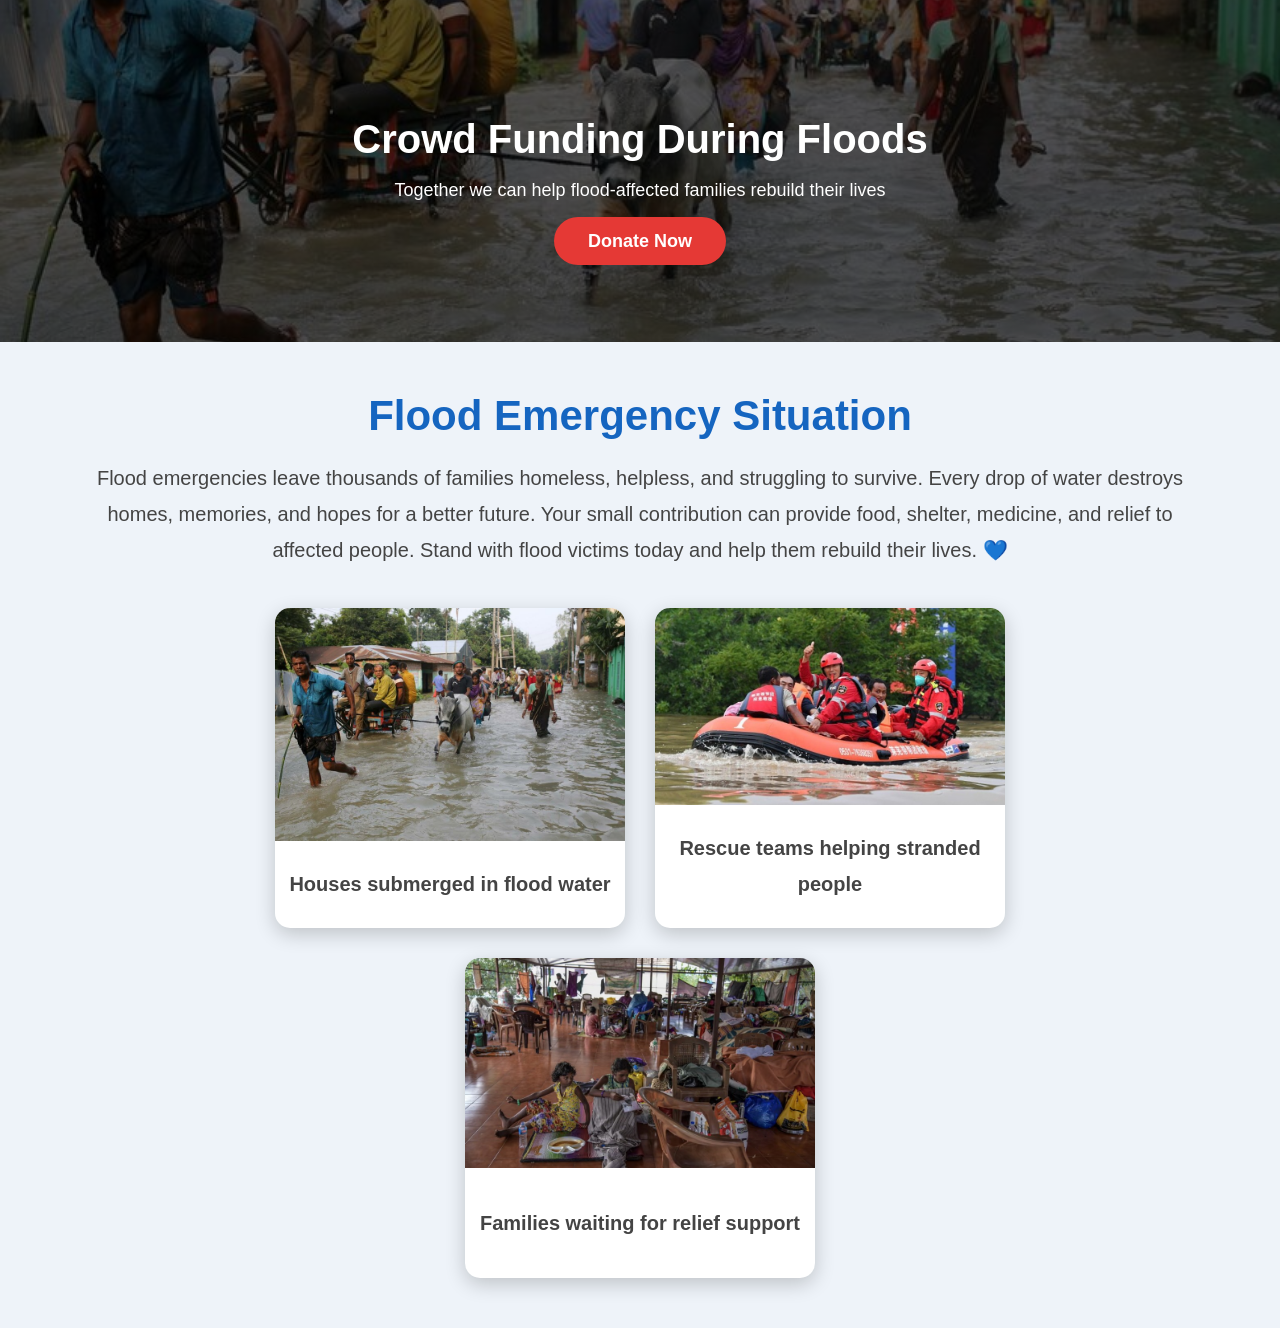
<file: index.html>
<!DOCTYPE html>
<html lang="en">
<head>
    <meta charset="UTF-8">
    <title>Crowd Funding During Floods</title>
    <link rel="stylesheet" href="style.css">
</head>

<body>

    <!-- HEADER -->
    <header class="hero">
        <h1>Crowd Funding During Floods </h1>
        <p>Together we can help flood-affected families rebuild their lives</p>
        <a href="login.html" class="btn">Donate Now</a>
    </header>

    <!-- CONTENT -->
    <section class="content">
        <h2>Flood Emergency Situation</h2>
        <p>
Flood emergencies leave thousands of families homeless, helpless, and struggling to survive.
Every drop of water destroys homes, memories, and hopes for a better future.
Your small contribution can provide food, shelter, medicine, and relief to affected people.
Stand with flood victims today and help them rebuild their lives. 💙
</p>

        <!-- IMAGE CARDS -->
        <div class="gallery">

            <div class="card">
                <img src="images/flood1.jpg">
                <p><b>Houses submerged in flood water</b></p>
            </div>

            <div class="card">
                <img src="images/flood2.jpg">
                <p><b>Rescue teams helping stranded people</b></p>
            </div>

            <div class="card">
                <img src="images/flood3.jpg">
                <p><b>Families waiting for relief support</b></p>
            </div>

        </div>
    </section>

</body>
</html>
</file>
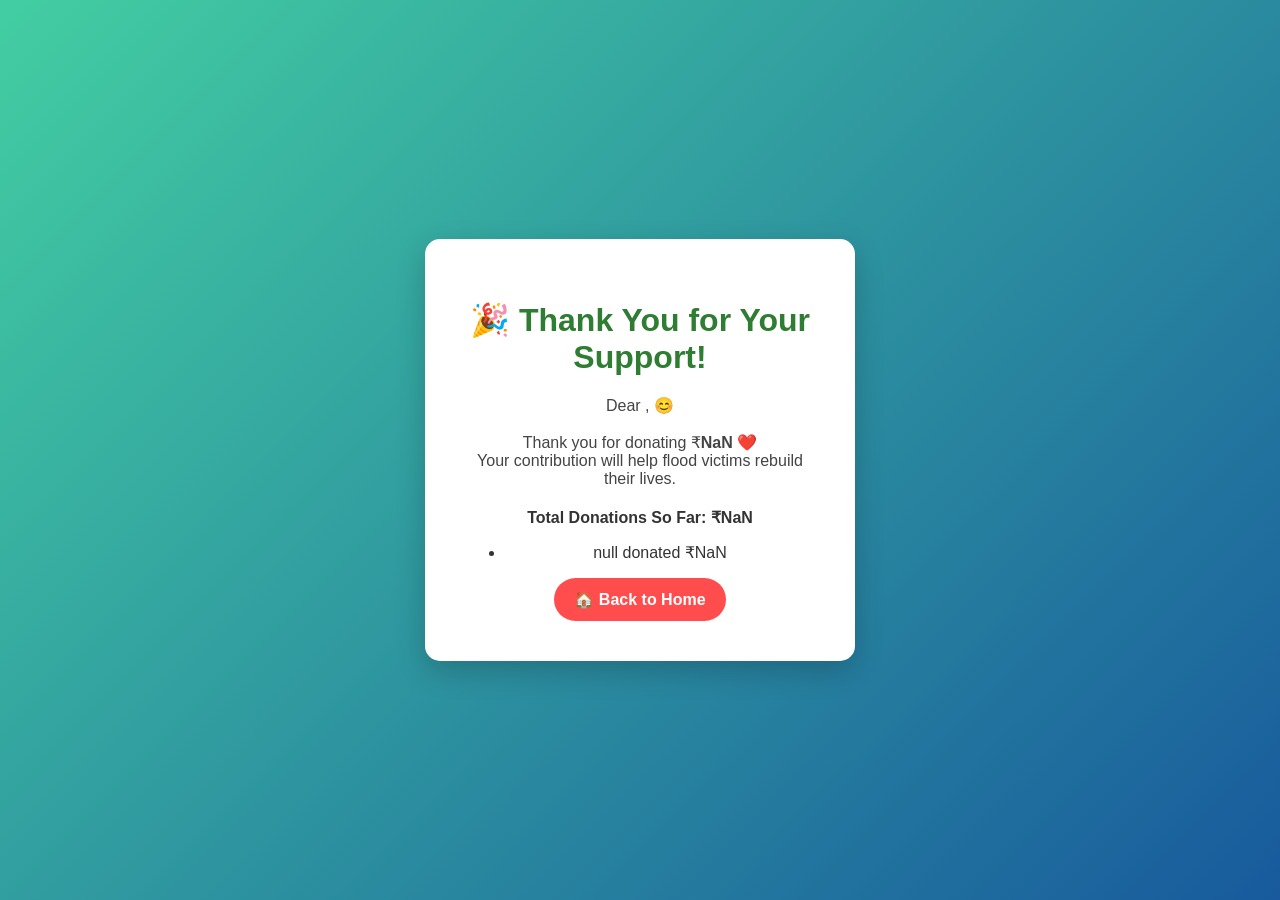
<file: confirm.html>
<!DOCTYPE html>
<html>
<head>
    <title>Donation Successful</title>
    <link rel="stylesheet" href="style.css">
</head>

<body class="success-body">

<div class="success-box">

    <h1>🎉 Thank You for Your Support!</h1>

    <p class="success-text">
        Dear <b id="name"></b>, 😊 <br><br>

        Thank you for donating ₹<b><span id="amount"></span></b> ❤️ <br>

        Your contribution will help flood victims rebuild their lives.
    </p>

    <!-- ✅ ADD HERE -->
    <p><b>Total Donations So Far: ₹<span id="total"></span></b></p>
    <ul id="donorList"></ul>

    <a href="index.html" class="back-btn">🏠 Back to Home</a>

</div>

<script>
const params = new URLSearchParams(window.location.search);

const name = params.get("username");
const amount = parseInt(params.get("amount"));

// Show current donation
document.getElementById("name").textContent = name;
document.getElementById("amount").textContent = amount;

// 🔥 GET OLD DATA
let donations = JSON.parse(localStorage.getItem("donations")) || [];

// 🔥 ADD NEW DONATION
donations.push({
    name: name,
    amount: amount
});

// 🔥 SAVE BACK
localStorage.setItem("donations", JSON.stringify(donations));

// 🔥 CALCULATE TOTAL
let total = 0;
donations.forEach(d => total += d.amount);

// 🔥 SHOW TOTAL
document.getElementById("total").textContent = total;
let list = document.getElementById("donorList");

donations.forEach(d => {
    let li = document.createElement("li");
    li.textContent = d.name + " donated ₹" + d.amount;
    list.appendChild(li);
});
</script>
</file>
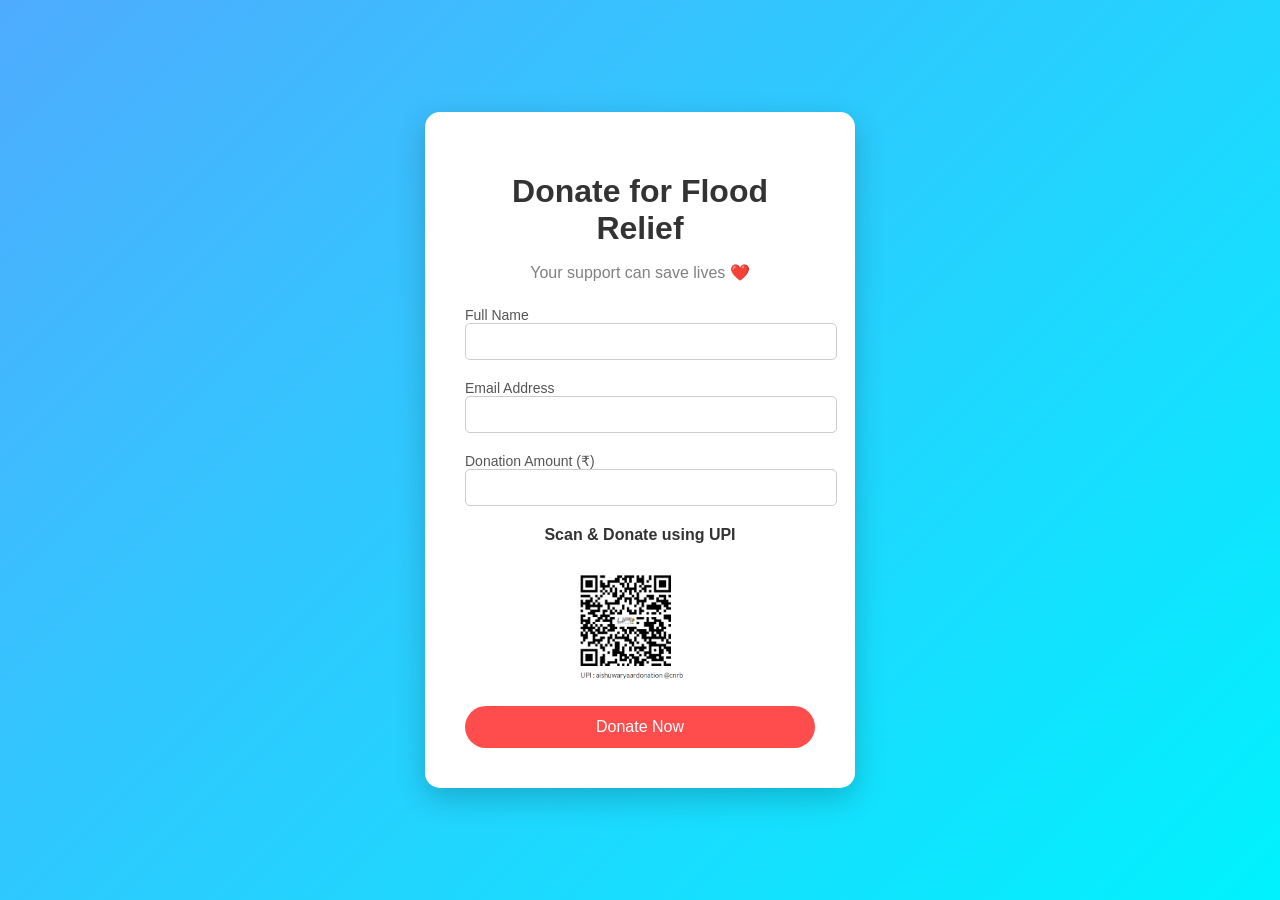
<file: login.html>
<!DOCTYPE html>
<html>
<head>
    <title>Donation Form</title>
    <link rel="stylesheet" href="style.css">
</head>

<body class="form-body">

<div class="form-container">

    <h1>Donate for Flood Relief</h1>
    <p class="subtitle">Your support can save lives ❤️</p>

    <form action="confirm.html" method="GET">

        <!-- FULL NAME -->
        <div class="input-group">
            <label>Full Name</label>
            <input type="text" name="username" required>
        </div>

        <!-- EMAIL -->
        <div class="input-group">
            <label>Email Address</label>
            <input type="email" name="email" required>
        </div>

        <!-- AMOUNT -->
        <div class="input-group">
            <label>Donation Amount (₹)</label>
            <input type="number" name="amount" required>
        </div>

        <!-- QR CODE -->
        <div class="qr-section">
            <p><b>Scan & Donate using UPI</b></p>
            <img src="images/qr.png" alt="QR Code" class="qr-img">
        </div>

        <!-- BUTTON -->
        <button type="submit" class="btn-donate" onclick="return confirmPayment()">
            Donate Now
        </button>

    </form>

</div>

<!-- SCRIPT -->
<script>
function confirmPayment() {
    let amount = document.getElementsByName("amount")[0].value;

    if (amount.trim() === "") {
        alert("Enter amount first");
        return false;
    }

    alert("After payment, click OK to continue");
    return true;
}
</script>

</body>
</html>
</file>
<file: style.css>
body {
    margin: 0;
    font-family: Arial, Helvetica, sans-serif;
    background-color: #eef3f9;
    color: #333;
}

/* HERO SECTION */
.hero {
    background: linear-gradient(
        rgba(0,0,0,0.6),
        rgba(0,0,0,0.6)
    ), url("images/flood1.jpg") center/cover no-repeat;

    color: white;
    text-align: center;
    padding: 90px 20px;
}

.hero h1 {
    font-size: 40px;
    margin-bottom: 10px;
}

.hero p {
    font-size: 18px;
    margin-bottom: 30px;
}

.btn {
    background-color: #e53935;
    color: white;
    padding: 14px 34px;
    border-radius: 30px;
    text-decoration: none;
    font-size: 18px;
    font-weight: bold;
}

/* FLOOD INFO SECTION */
.incident {
    background: white;
    width: 80%;
    margin: 40px auto;
    padding: 30px;
    border-radius: 10px;
    box-shadow: 0 5px 15px rgba(0,0,0,0.1);
}

.incident h2 {
    color: #1565c0;
}

/* IMAGE GALLERY */
.gallery {
    display: flex;
    gap: 30px;
    justify-content: center;
    flex-wrap: wrap;
    margin: 40px;
}

.card {
    width: 350px;
    height: 320px;              /* FIXED CARD HEIGHT */
    background: white;
    border-radius: 15px;
    overflow: hidden;
    box-shadow: 0 6px 20px rgba(0,0,0,0.2);
    display: flex;
    flex-direction: column;     /* IMPORTANT */
}

/* FIXED IMAGE SIZE */
.img-box {
    width: 100%;
    height: 230px;
    overflow: hidden;
}


.img-box img {
    width: 100%;
    height: 100%;
    object-fit: cover;     /* AUTO CROP, NO STRETCH */
    display: block;
}

.card p {
    height: 100px;              /* FIX SPACE FOR TEXT */
    margin: 0;
    padding: 10px;
    font-size: 15px;
    font-weight: bold;
    text-align: center;
    display: flex;
    align-items: center;
    justify-content: center;
}

/* CENTER FULL PAGE */
.form-body {
    margin: 0;
    height: 100vh;

    display: flex;
    justify-content: center;
    align-items: center;

    background: linear-gradient(135deg, #4facfe, #00f2fe);
}

/* FORM BOX */
.form-container {
    width: 350px;
    padding: 40px;

    background: white;
    border-radius: 15px;

    box-shadow: 0 10px 30px rgba(0,0,0,0.2);
    text-align: center;
}

/* TITLE */
.form-container h1 {
    margin-bottom: 10px;
}

/* SUBTEXT */
.subtitle {
    margin-bottom: 25px;
    color: gray;
}

/* INPUT GROUP */
.input-group {
    margin-bottom: 20px;
    text-align: left;
}

/* INPUT */
.input-group input {
    width: 100%;
    padding: 10px;

    border: 1px solid #ccc;
    border-radius: 5px;

    outline: none;
}

/* LABEL */
.input-group label {
    display: block;
    margin-top: 5px;
    font-size: 14px;
    color: #555;
}

/* BUTTON */
.btn-donate {
    width: 100%;
    padding: 12px;

    border: none;
    border-radius: 25px;

    background: #ff4d4d;
    color: white;

    font-size: 16px;
    cursor: pointer;
}

/* HOVER */
.btn-donate:hover {
    background: #cc0000;
}

/* SUCCESS PAGE */
.success-body {
    margin: 0;
    height: 100vh;

    display: flex;
    justify-content: center;
    align-items: center;

    background: linear-gradient(135deg, #43cea2, #185a9d);
    font-family: Arial, sans-serif;
}

.success-box {
    background: white;
    padding: 40px;
    border-radius: 20px;
    text-align: center;

    width: 400px;

    box-shadow: 0 10px 30px rgba(0,0,0,0.3);
}

.success-box h1 {
    color: #2e7d32;
    margin-bottom: 20px;
}

.success-text {
    font-size: 18px;
    color: #444;
    margin-bottom: 25px;
}

.back-btn {
    display: inline-block;
    padding: 12px 25px;

    background: #ff4d4d;
    color: white;

    text-decoration: none;
    border-radius: 25px;

    font-weight: bold;
}

.back-btn:hover {
    background: #cc0000;
}

.incident p {
    font-size: 16px;
    line-height: 1.8;
    color: #444;
}

.qr-section {
    margin-top: 20px;
    text-align: center;
}

.qr-section p {
    font-weight: bold;
    margin-bottom: 10px;
}

.qr-img {
    width: 200px;
    border-radius: 10px;
}

/* QR SECTION */
.qr-section {
    text-align: center;
    margin: 20px 0;
}

.qr-img {
    width: 150px;
    margin-top: 10px;
}

/* SUCCESS PAGE */
.success-body {
    margin: 0;
    height: 100vh;

    display: flex;
    justify-content: center;
    align-items: center;

    background: linear-gradient(135deg, #43cea2, #185a9d);
}

.success-box {
    background: white;
    padding: 40px;
    border-radius: 15px;
    text-align: center;
    width: 350px;

    box-shadow: 0 10px 30px rgba(0,0,0,0.2);
}

.success-text {
    margin: 20px 0;
    font-size: 16px;
}

.back-btn {
    display: inline-block;
    padding: 12px 20px;
    background: #ff4d4d;
    color: white;
    border-radius: 25px;
    text-decoration: none;
}
/* CONTENT SECTION */
.content {
    width: 90%;
    margin: 50px auto;
    text-align: center;
}

.content h2 {
    font-size: 42px;
    color: #1565c0;
    margin-bottom: 20px;
}

.content p {
    font-size: 20px;
    line-height: 1.8;
    color: #444;
    max-width: 1100px;
    margin: auto;
}
.card {
    transition: transform 0.3s ease;
}

.card:hover {
    transform: translateY(-10px);
}
</file>
